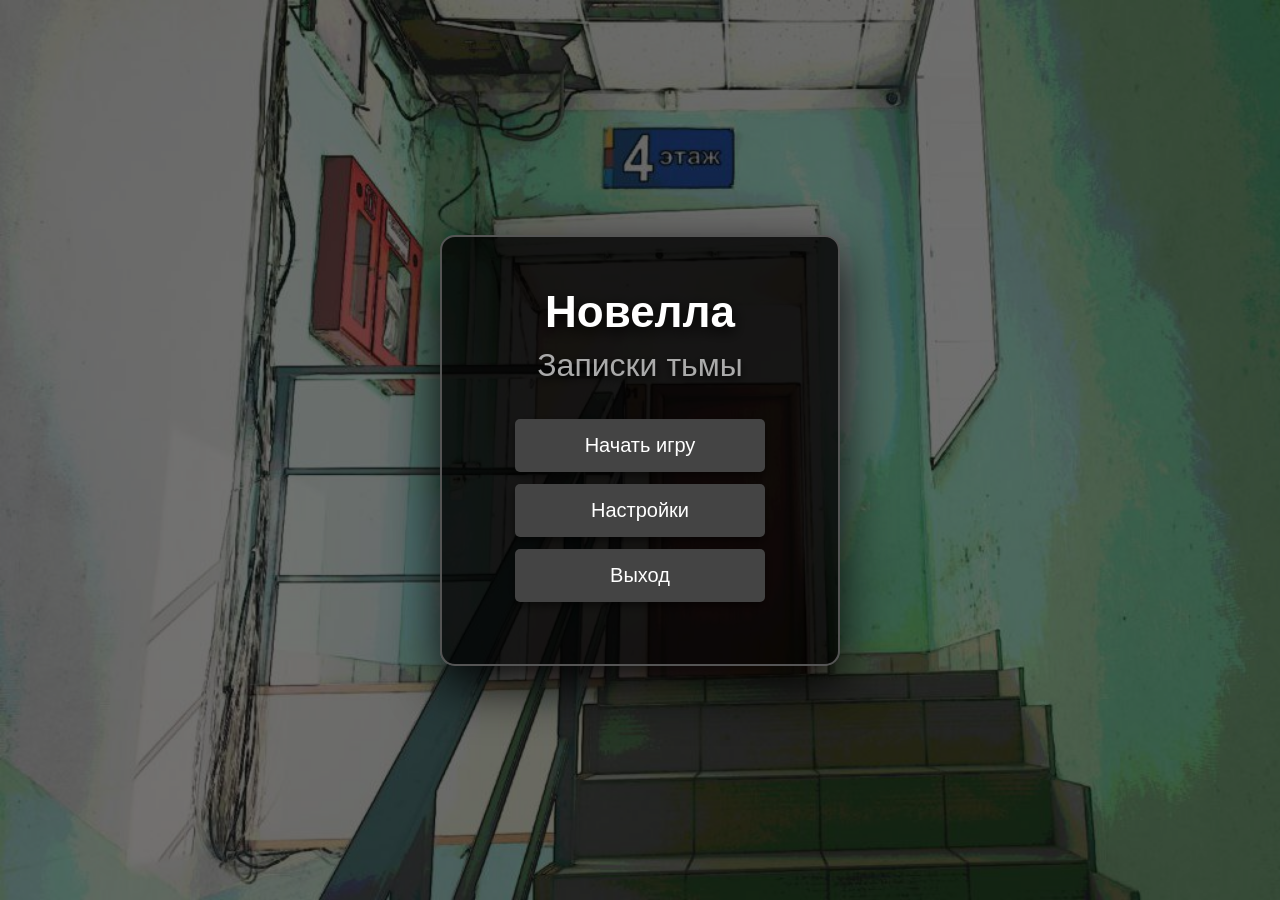
<file: index.html>
<!DOCTYPE html>
<html lang="ru">
<head>
    <meta charset="utf-8">
    <meta name="viewport" content="width=device-width, initial-scale=1">
    <title>Записки тьмы - Визуальная Хоррор-Новелла</title>
    <link rel="icon" type="image/png" href="Assets/Ono.png">
    <style>
        body, html {
            margin: 0;
            padding: 0;
            width: 100%;
            height: 100%;
            overflow: hidden;
            background: #000;
            font-family: Arial, sans-serif;
        }

        .bg-slider-container {
            position: fixed;
            top: 0;
            left: 0;
            width: 100vw;
            height: 100vh;
            z-index: 1;
            overflow: hidden;
            pointer-events: none;
            user-select: none;
        }

        .bg-track {
            display: flex;
            height: 100%;
            width: max-content;
            animation: scrollBackground 40s linear infinite; 
        }

        .bg-track img {
            height: 100vh;
            width: auto; 
            display: block;
        }

        @keyframes scrollBackground {
            0% { transform: translateX(0); }
            100% { transform: translateX(-50%); }
        }

        .bg-overlay {
            position: absolute;
            top: 0; left: 0; width: 100%; height: 100%;
            background: rgba(0, 0, 0, 0.55); 
            z-index: 2;
            pointer-events: none;
        }

        .menu-wrapper {
            position: absolute;
            top: 0; left: 0;
            width: 100%; height: 100%;
            display: flex;
            justify-content: center;
            align-items: center;
            z-index: 10;
        }

        .menu-container {
            text-align: center;
            background: rgba(0, 0, 0, 0.8); 
            padding: 50px;
            border-radius: 15px;
            border: 2px solid #555;
            box-sizing: border-box;
            width: 400px;
            box-shadow: 0 20px 50px rgba(0, 0, 0, 0.9);
        }

        h1 {
            font-size: 44px;
            margin: 0 0 10px 0;
            color: #fff;
            text-shadow: 0 5px 15px rgba(0, 0, 0, 1); 
        }
        .subtitle {
            font-size: 32px;
            margin-bottom: 35px;
            color: #aaa;
            text-shadow: 0 3px 10px rgba(0, 0, 0, 1);
        }
        .btn {
            display: block;
            width: 100%;
            max-width: 250px;
            padding: 15px;
            margin: 12px auto;
            background: #444;
            color: white;
            text-decoration: none;
            border-radius: 5px;
            font-size: 20px;
            transition: 0.3s;
            cursor: pointer;
            border: none;
            box-shadow: 0 4px 10px rgba(0, 0, 0, 0.5);
        }
        .btn:hover {
            background: #666;
            transform: scale(1.05);
            box-shadow: 0 6px 15px rgba(0, 0, 0, 0.7);
        }

        .modal {
            display: none; 
            position: fixed;
            top: 0; left: 0; width: 100%; height: 100%;
            background: rgba(0, 0, 0, 0.85);
            justify-content: center;
            align-items: center;
            z-index: 100;
        }
        .modal-content {
            background: #333;
            padding: 30px;
            border-radius: 10px;
            border: 2px solid #666;
            text-align: center;
            width: 300px;
        }
        .volume-slider {
            width: 100%;
            margin: 20px 0;
            cursor: pointer;
        }
    </style>
</head>
<body>

    <div class="bg-slider-container">
        <div class="bg-track">
            <img src="Assets/Lestnica.jpg" alt="Локация 1">
            <img src="Assets/koridor.jpg" alt="Локация 2">
            <img src="Assets/Fae.jpg" alt="Локация 3">

            <img src="Assets/Lestnica.jpg" alt="Локация 1 Дубликат">
            <img src="Assets/koridor.jpg" alt="Локация 2 Дубликат">
            <img src="Assets/Fae.jpg" alt="Локация 3 Дубликат">
        </div>
        <div class="bg-overlay"></div>
    </div>

    <div class="menu-wrapper">
        <div class="menu-container">
            <h1>Новелла</h1>
            <div class="subtitle">Записки тьмы</div>

            <button class="btn" onclick="startGame()" onmouseenter="playHoverSound()">Начать игру</button>
            <button class="btn" onclick="toggleSettings(true)" onmouseenter="playHoverSound()">Настройки</button>
            <button class="btn" onclick="exitGame()" onmouseenter="playHoverSound()">Выход</button>
        </div>
    </div>

    <div id="settingsModal" class="modal">
        <div class="modal-content">
            <h2>Настройки</h2>
            <label for="volume">Громкость звуков: <span id="volumeValue">50</span>%</label>
            <input type="range" id="volume" class="volume-slider" min="0" max="100" value="50" oninput="changeVolume(this.value)">
            <button class="btn" onclick="toggleSettings(false)" onmouseenter="playHoverSound()">Закрыть</button>
        </div>
    </div>

    <div id="nameModal" class="modal">
        <div class="modal-content">
            <h2>Скажи свое имя, дитя...</h2>
            <input type="text" id="playerNameInput" placeholder="Назовите своего искателя..." style="width: 80%; padding: 10px; font-size: 18px; text-align: center; margin-bottom: 20px; border-radius: 5px; border: 1px solid #555; background: #222; color: white;">
            <button class="btn" onclick="confirmName()">Подтвердить</button>
        </div>
    </div>

    <audio id="menu-music" loop>
        <source src="Assets/MenuMusic.mp3" type="audio/mpeg">
    </audio>

    <audio id="hover-sound">
        <source src="Assets/Voice.mp3" type="audio/mpeg">
    </audio>

    <script>
        window.addEventListener('DOMContentLoaded', () => {
            if (localStorage.getItem('gameWin') === 'true') {
                localStorage.removeItem('gameWin'); 
                alert("Поздравляем! Вы успешно прошли новеллу «Записки тьмы» и спаслись!");
            }

            if (localStorage.getItem('gameVolume') === null) {
                localStorage.setItem('gameVolume', '50');
            }

            const savedVolume = localStorage.getItem('gameVolume');
            applyVolume(savedVolume);

            document.body.addEventListener('click', () => {
                const music = document.getElementById('menu-music');
                if (music && music.paused) {
                    music.play().catch(e => console.log("Музыка ждет активности"));
                }
            }, { once: true });
        });

        function startGame() {
        // Вместо confirm теперь открываем красивое окошко ввода имени
        const modal = document.getElementById('nameModal');
        modal.style.display = 'flex';
        document.getElementById('playerNameInput').focus();
    }

    function confirmName() {
        const nameInput = document.getElementById('playerNameInput').value.trim();
        
        if (nameInput === "") {
            alert("Пожалуйста, введи своё имя. Во тьме нельзя оставаться безымянным...");
            return;
        }

        // Сохраняем имя и настройки громкости, очищая старый прогресс
        const currentVolume = localStorage.getItem('gameVolume') || 50;
        localStorage.clear();
        
        localStorage.setItem('playerName', nameInput); // Сохраняем имя!
        localStorage.setItem('gameVolume', currentVolume);
        localStorage.setItem('lastLocation', 'Лестница');
        localStorage.setItem('isNightState', 'false');
        
        // Переходим в саму игру
        window.location.href = 'Game.html';
    }

        function toggleSettings(show) {
            const modal = document.getElementById('settingsModal');
            modal.style.display = show ? 'flex' : 'none';
            
            if (show) {
                const savedVolume = localStorage.getItem('gameVolume') || 50;
                document.getElementById('volume').value = savedVolume;
                document.getElementById('volumeValue').innerText = savedVolume;
            }
        }

        function changeVolume(value) {
            document.getElementById('volumeValue').innerText = value;
            localStorage.setItem('gameVolume', value);
            applyVolume(value);
        }

        function applyVolume(volumeValue) {
            const volumeRatio = volumeValue / 100;
            const music = document.getElementById('menu-music');
            const hover = document.getElementById('hover-sound');
            
            if (music) music.volume = volumeRatio;
            if (hover) hover.volume = volumeRatio;
        }

        function playHoverSound() {
            const hover = document.getElementById('hover-sound');
            if (hover) {
                hover.currentTime = 0;
                hover.play().catch(e => {});
            }
        }

        function exitGame() {
            window.close();
            setTimeout(() => {
                document.body.innerHTML = '<div style="text-align:center; font-size:24px; color:#666; margin-top:40vh;">Игра завершена. Вы можете закрыть вкладку.</div>';
            }, 100);
        }
    </script> 

</body>
</html>
</file>
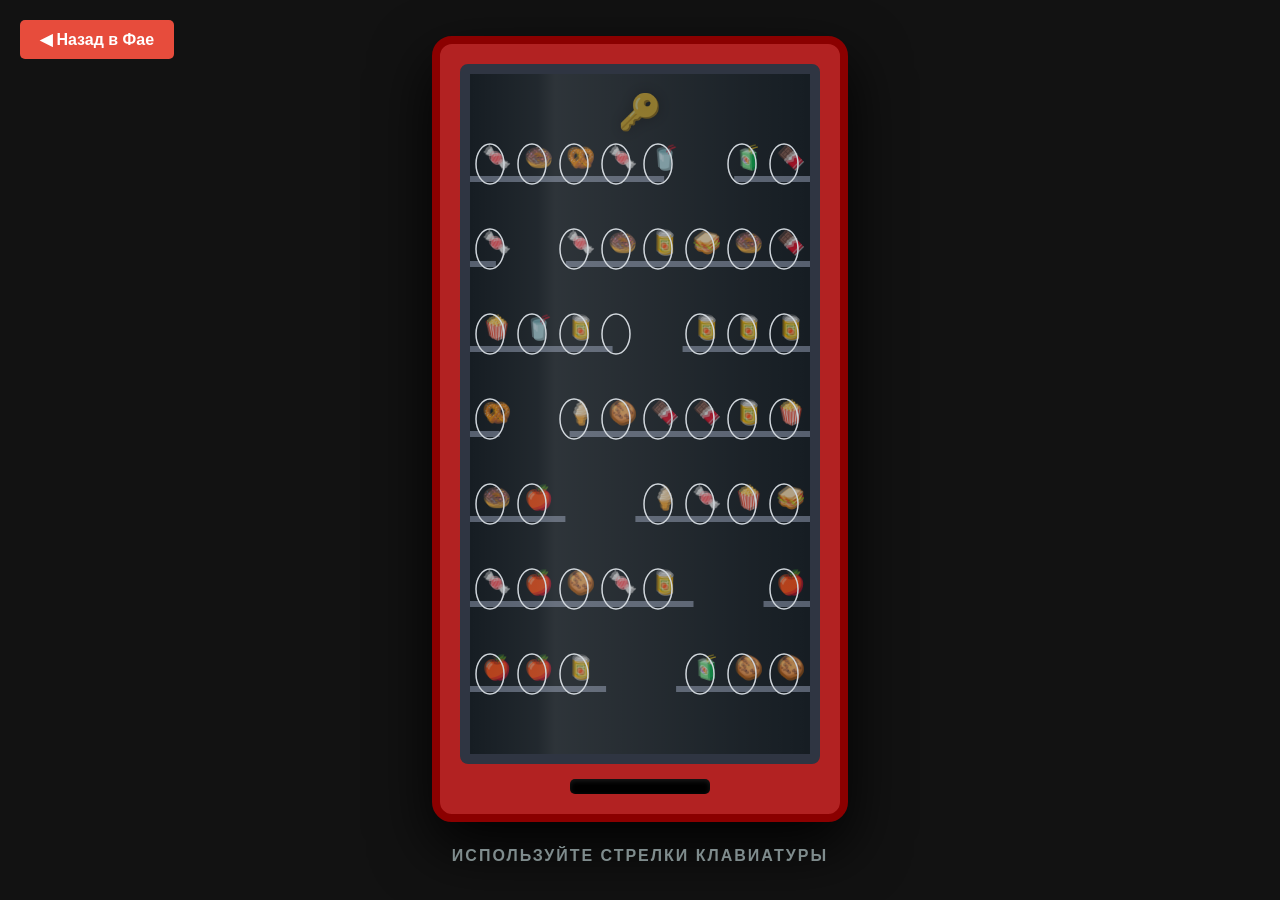
<file: AvtomatGame.html>
<!DOCTYPE html>
<html lang="ru">
<head>
    <meta charset="UTF-8">
    <title>Vending Machine - Full Stock</title>
    <style>
        body { 
            display: flex; flex-direction: column; justify-content: center; align-items: center; 
            height: 100vh; margin: 0; background: #121212; font-family: 'Segoe UI', sans-serif; 
            overflow: hidden;
        }
        
        .vending-machine {
            background: #b22222;
            padding: 20px;
            border-radius: 20px;
            border: 8px solid #8b0000;
            box-shadow: 0 25px 60px rgba(0,0,0,0.9);
        }

        canvas { 
            background: #1e272e; 
            border: 10px solid #2f3542; 
            border-radius: 8px;
            display: block;
        }

        .hint-text {
            margin-top: 25px;
            color: #7f8c8d;
            font-size: 16px;
            letter-spacing: 2px;
            font-weight: bold;
        }

        .output-slot {
            width: 140px; height: 15px;
            background: #000;
            margin: 15px auto 0;
            border-radius: 5px;
            box-shadow: inset 0 2px 5px rgba(255,255,255,0.1);
        }

        .back-button {
            position: absolute;
            top: 20px;
            left: 20px;
            padding: 10px 20px;
            background: #e74c3c;
            color: white;
            text-decoration: none;
            border-radius: 5px;
            font-size: 16px;
            font-weight: bold;
            cursor: pointer;
            border: none;
            z-index: 100;
            transition: background 0.2s;
        }
        .back-button:hover {
            background: #c0392b;
        }

        /* Контейнер для кнопок джойстика на телефоне */
        .mobile-controls {
        display: none; /* По умолчанию скрыты на ПК */
        flex-direction: column;
        align-items: center;
        gap: 10px;
        margin-top: 15px;
        }
        .mobile-row {
        display: flex;
        gap: 20px;
        }
        .mob-btn {
        width: 60px;
        height: 60px;
        background: #2f3542;
        border: 3px solid #ced4da;
        color: white;
        font-size: 24px;
        font-weight: bold;
        border-radius: 50%;
        display: flex;
        justify-content: center;
        align-items: center;
        user-select: none;
        -webkit-user-select: none;
        }
        .mob-btn:active {
        background: #e74c3c;
        transform: scale(0.9);
        }

        /* Если экран телефона маленький — показываем кнопки */
        @media (max-width: 768px) {
            .mobile-controls {
                display: flex;
            }
        }

    </style>
</head>
<body>
    <button class="back-button" onclick="goBack()">◀ Назад в Фае</button>
    <div class="vending-machine">
        <canvas id="vendingCanvas"></canvas>
        <div class="output-slot"></div>
    </div>
 <!-- Виртуальный джойстик для телефонов -->
    <div class="mobile-controls">
        <button class="mob-btn" ontouchstart="startMobileMove('ArrowUp')" ontouchend="stopMobileMove()">▲</button>
        <div class="mobile-row">
            <button class="mob-btn" ontouchstart="startMobileMove('ArrowLeft')" ontouchend="stopMobileMove()">◀</button>
            <button class="mob-btn" ontouchstart="startMobileMove('ArrowRight')" ontouchend="stopMobileMove()">▶</button>
        </div>
        <button class="mob-btn" ontouchstart="startMobileMove('ArrowDown')" ontouchend="stopMobileMove()">▼</button>
    </div>

    <div class="hint-text">ИСПОЛЬЗУЙТЕ СТРЕЛКИ КЛАВИАТУРЫ</div>

    <script>
        const canvas = document.getElementById('vendingCanvas');
const ctx = canvas.getContext('2d');
canvas.width = 340;
canvas.height = 680;

const productPool = ['🥤', '🍫', '🍿', '🍩', '🍪', '🧃', '🥨', '🍎', '🥪', '🍬', '🍦', '🥫'];

const shelves = [];
for (let i = 1; i <= 7; i++) {
    const shelfItems = [];
    for (let j = 0; j < 8; j++) {
        shelfItems.push(productPool[Math.floor(Math.random() * productPool.length)]);
    }

    shelves.push({
        y: i * 85 + 20,
        holeX: 60 + Math.random() * 220,
        items: shelfItems
    });
}

const key = { x: 170, y: 50, size: 35, speed: 10 };
const holeWidth = 70;
let isGameOver = false;

function draw() {
    if (isGameOver) return;

    ctx.clearRect(0, 0, canvas.width, canvas.height);
    ctx.fillStyle = '#161d23';
    ctx.fillRect(0, 0, canvas.width, canvas.height);

    shelves.forEach(shelf => {
        ctx.font = "22px serif";
        ctx.textAlign = 'center';
        
        shelf.items.forEach((emoji, index) => {
            let itemX = 25 + (index * 42);
            if (itemX < shelf.holeX - holeWidth/2 || itemX > shelf.holeX + holeWidth/2) {
                ctx.fillStyle = 'rgba(0,0,0,0.5)';
                ctx.fillText(emoji, itemX + 2, shelf.y - 13); 
                ctx.globalAlpha = 0.7;
                ctx.fillText(emoji, itemX, shelf.y - 15);
                ctx.globalAlpha = 1.0;
            }
        });

        ctx.strokeStyle = '#57606f';
        ctx.lineWidth = 6;
        ctx.beginPath();
        ctx.moveTo(0, shelf.y);
        ctx.lineTo(shelf.holeX - holeWidth/2, shelf.y);
        ctx.moveTo(shelf.holeX + holeWidth/2, shelf.y);
        ctx.lineTo(canvas.width, shelf.y);
        ctx.stroke();

        ctx.strokeStyle = '#ced4da';
        ctx.lineWidth = 1.5;
        for(let x = 20; x < canvas.width; x += 42) {
            if (x < shelf.holeX - 30 || x > shelf.holeX + 30) {
                ctx.beginPath();
                ctx.ellipse(x, shelf.y - 15, 14, 20, 0, 0, Math.PI * 2);
                ctx.stroke();
            }
        }
    });

    ctx.save();
    ctx.shadowBlur = 15;
    ctx.shadowColor = "rgba(0,0,0,0.8)";
    ctx.font = `${key.size}px serif`;
    ctx.fillText('🔑', key.x, key.y);
    ctx.restore();

    const glassGlow = ctx.createLinearGradient(0, 0, canvas.width, 0);
    glassGlow.addColorStop(0, 'rgba(255,255,255,0.0)');
    glassGlow.addColorStop(0.2, 'rgba(255,255,255,0.05)');
    glassGlow.addColorStop(0.25, 'rgba(255,255,255,0.1)');
    glassGlow.addColorStop(1, 'rgba(255,255,255,0.0)');
    ctx.fillStyle = glassGlow;
    ctx.fillRect(0, 0, canvas.width, canvas.height);

    if (key.y > shelves[shelves.length - 1].y + 20) {
        victory();
    }

    requestAnimationFrame(draw);
}

function victory() {
    isGameOver = true;
    localStorage.setItem('hasBasementKey', 'true');
    alert("Ключ получен! Теперь можно открыть дверь в подвал.");
    window.location.href = 'Game.html';
}

window.addEventListener('keydown', (e) => {
    if (isGameOver) return;

    if(e.key === 'ArrowLeft') key.x -= key.speed;
    if(e.key === 'ArrowRight') key.x += key.speed;
    if(e.key === 'ArrowUp') key.y -= key.speed;
    if(e.key === 'ArrowDown') key.y += key.speed;

    key.x = Math.max(25, Math.min(canvas.width - 25, key.x));
    key.y = Math.max(25, Math.min(canvas.height - 25, key.y));

    shelves.forEach(shelf => {
        const keyBottom = key.y + 12;
        if (Math.abs(keyBottom - shelf.y) < 10) {
            if (key.x < shelf.holeX - holeWidth/2 || key.x > shelf.holeX + holeWidth/2) {
                key.y = shelf.y - 25;
            }
        }
    });
});

draw();

function goBack() {
    window.location.href = "Game.html";
}

let mobileInterval = null;

function startMobileMove(direction) {
    if (isGameOver) return;
    // Очищаем старый интервал на всякий случай
    clearInterval(mobileInterval);
    
    // Запускаем постоянное движение, пока палец на кнопке
    mobileInterval = setInterval(() => {
        if(direction === 'ArrowLeft') key.x -= key.speed;
        if(direction === 'ArrowRight') key.x += key.speed;
        if(direction === 'ArrowUp') key.y -= key.speed;
        if(direction === 'ArrowDown') key.y += key.speed;

        key.x = Math.max(25, Math.min(canvas.width - 25, key.x));
        key.y = Math.max(25, Math.min(canvas.height - 25, key.y));
        
        // Принудительно запускаем музыку автомата, если она еще не играет
        const audio = document.getElementById('bg-music');
        if (audio && audio.paused) audio.play().catch(() => {});
    }, 30); // Частота обновления движения
}

function stopMobileMove() {
    clearInterval(mobileInterval);
}
// 📱 СОВРЕМЕННОЕ СЕНСОРНОЕ УПРАВЛЕНИЕ ДЛЯ ТЕЛЕФОНОВ (БЕЗ КНОПОК)
let isTouchMoving = false;

canvas.addEventListener('touchstart', (e) => {
    if (isGameOver) return;
    isTouchMoving = true;

    // Включаем музыку при первом же прикосновении к автомату на телефоне
    const audio = document.getElementById('bg-music');
    if (audio && audio.paused) {
        audio.play().catch(() => {});
    }

    moveKeyWithTouch(e);
}, { passive: false });

canvas.addEventListener('touchmove', (e) => {
    if (!isTouchMoving || isGameOver) return;
    e.preventDefault(); // Блокируем случайную прокрутку самой страницы пальцем
    moveKeyWithTouch(e);
}, { passive: false });

canvas.addEventListener('touchend', () => {
    isTouchMoving = false;
});

// Логика пересчета координат пальца в координаты ключа
function moveKeyWithTouch(e) {
    const rect = canvas.getBoundingClientRect();
    // Берем координаты точки касания пальца относительно Canvas
    const touchX = e.touches[0].clientX - rect.left;
    const touchY = e.touches[0].clientY - rect.top;

    // Плавно перемещаем ключ в точку касания пальца
    key.x = touchX;
    key.y = touchY;

    // Удерживаем ключ внутри границ экрана автомата
    key.x = Math.max(25, Math.min(canvas.width - 25, key.x));
    key.y = Math.max(25, Math.min(canvas.height - 25, key.y));

}

    </script>
</body>
</html>
</file>
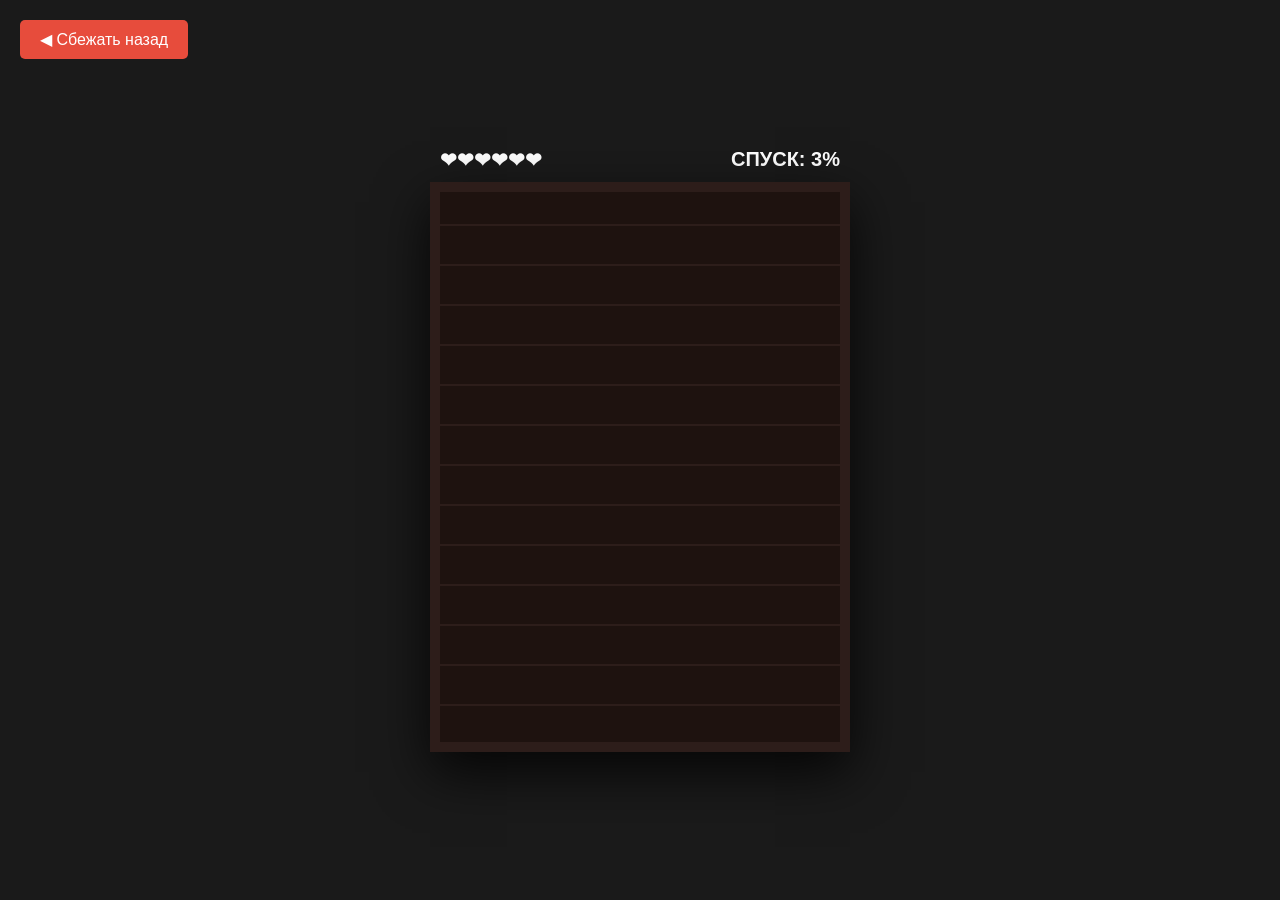
<file: Box.html>
<!DOCTYPE html>
<html lang="ru">
<head>
    <meta charset="utf-8">
    <title>Провал во тьму</title>
    <style>
        body {
            background: #1a1a1a;
            display: flex;
            flex-direction: column;
            justify-content: center;
            align-items: center;
            height: 100vh;
            margin: 0;
            overflow: hidden;
            font-family: sans-serif;
            color: white;
            user-select: none;
        }

        .back-button {
            position: absolute;
            top: 20px;
            left: 20px;
            padding: 10px 20px;
            background: #e74c3c;
            color: white;
            text-decoration: none;
            border-radius: 5px;
            z-index: 100;
            cursor: pointer;
            border: none;
            font-size: 16px;
        }
        .back-button:hover { background: #c0392b; }

        #game-ui {
            width: 400px;
            display: flex;
            justify-content: space-between;
            margin-bottom: 10px;
            font-size: 20px;
            font-weight: bold;
        }

        #box-container {
            width: 400px;
            height: 550px;
            background: #3e2723;
            border: 10px solid #2d1d1a;
            position: relative;
            box-shadow: 0 20px 50px rgba(0,0,0,0.8);
        }

        canvas {
            background: #1e120f;
            display: block;
            cursor: crosshair;
        }

        /* Экран победы (вывод кода) */
        #win-screen {
            display: none;
            position: absolute;
            top: 0; left: 0; width: 100%; height: 100%;
            background: rgba(0,0,0,0.9);
            flex-direction: column;
            justify-content: center;
            align-items: center;
            z-index: 10;
        }
        .code-paper {
            background: white;
            color: black;
            padding: 15px 30px;
            font-size: 32px;
            font-weight: bold;
            transform: rotate(-3deg);
            box-shadow: 0 0 20px gold;
            margin-bottom: 30px;
            cursor: pointer;
        }
    </style>
</head>
<body>

    <button class="back-button" onclick="goBack()">◀ Сбежать назад</button>

    <div id="game-ui">
        <div id="hearts-display">❤❤❤❤❤❤</div>
        <div id="depth-display">СПУСК: 0%</div>
    </div>

    <div id="box-container">
        <canvas id="boxCanvas"></canvas>
        
        <!-- Экран победы, открывающийся в конце -->
        <div id="win-screen">
            <h2 style="color: gold; text-align:center; padding: 0 20px;">Вы достигли дна ящика! Нажмите на записку:</h2>
            <div class="code-paper" onclick="findcode()">Ну точно настоящий код: 2453</div>
        </div>
    </div>

    <!-- Музыкальное сопровождение -->
    <audio id="bg-music" loop>
        <source src="Assets/Voice.mp3" type="audio/mpeg">
    </audio>

    <script>
        const canvas = document.getElementById('boxCanvas');
        const ctx = canvas.getContext('2d');
        canvas.width = 400;
        canvas.height = 550;

        let lives = 6;
        let depth = 0; // Спуск от 0 до 100
        let isGameOver = false;
        let skulls = [];
        let spawnTimer = 0;

        // Настройка звука из главного меню
        const savedVolume = localStorage.getItem('gameVolume') || 50;
        window.addEventListener('DOMContentLoaded', () => {
            const audio = document.getElementById('bg-music');
            if (audio) {
                audio.volume = savedVolume / 100;
                // Активация музыки при первом клике/таче
                const startMusic = () => { if (audio.paused && !isGameOver) audio.play().catch(() => {}); };
                document.body.addEventListener('mousedown', startMusic, { once: true });
                document.body.addEventListener('touchstart', startMusic, { once: true });
            }
        });

        // Класс летящего черепа
        class Skull {
            constructor() {
                this.size = 40;
                this.x = Math.random() * (canvas.width - this.size) + this.size/2;
                this.y = -this.size;
                this.speed = 0.5 + Math.random() * 0.3 // Случайная скорость падения
            }
            update() {
                this.y += this.speed;
            }
            draw() {
                ctx.font = `${this.size}px serif`;
                ctx.textAlign = "center";
                ctx.textBaseline = "middle";
                ctx.fillText("💀", this.x, this.y);
            }
        }

        function updateGame() {
            if (isGameOver) return;

            ctx.clearRect(0, 0, canvas.width, canvas.height);

            // 1. Движение дна ящика (визуализируем линией погружения)
            depth += 0.05; // Скорость спуска
            if (depth >= 100) {
                depth = 100;
                victory();
                return;
            }
            document.getElementById('depth-display').innerText = `СПУСК: ${Math.floor(depth)}%`;

            // Рисуем ползущую вверх текстуру стен ящика (простые полосы для эффекта движения вниз)
            ctx.strokeStyle = '#2d1d1a';
            ctx.lineWidth = 2;
            let offset = (parseInt(depth * 10)) % 40;
            for (let y = offset; y < canvas.height; y += 40) {
                ctx.beginPath();
                ctx.moveTo(0, y);
                ctx.lineTo(canvas.width, y);
                ctx.stroke();
            }

            // 2. Спавн черепов
            spawnTimer++;
            if (spawnTimer > 45) { // Частота появления
                skulls.push(new Skull());
                spawnTimer = 0;
            }

            // 3. Обработка черепов
            for (let i = skulls.length - 1; i >= 0; i--) {
                skulls[i].update();
                skulls[i].draw();

                // Если череп упал на дно экрана
                if (skulls[i].y > canvas.height + 20) {
                    skulls.splice(i, 1);
                    hitPlayer();
                }
            }

            requestAnimationFrame(updateGame);
        }

        // Игрок пропустил череп
        function hitPlayer() {
            lives--;
            let hearts = "";
            for(let i=0; i<lives; i++) hearts += "❤️";
            document.getElementById('hearts-display').innerText = hearts || "💀";

            if (lives <= 0) {
                isGameOver = true;
                alert("Ты слышишь их ? Как их белые челюсти щелкают в ночи...");
                window.location.href = "Game.html";
            }
        }

        // Проверка попадания клика/тапа по черепу
        function checkHit(inputX, inputY) {
            if (isGameOver) return;
            
            for (let i = skulls.length - 1; i >= 0; i--) {
                let s = skulls[i];
                // Вычисляем расстояние между кликом и центром черепа
                let dist = Math.sqrt((inputX - s.x)**2 + (inputY - s.y)**2);
                
                if (dist < s.size * 0.8) { // Если попали в радиус черепа
                    skulls.splice(i, 1); // Уничтожаем череп
                    break; // За один клик уничтожаем только один череп
                }
            }
        }

        // --- ОБРАБОТКА НАЖАТИЙ (ПК) ---
        canvas.addEventListener('mousedown', (e) => {
            const rect = canvas.getBoundingClientRect();
            const clickX = e.clientX - rect.left;
            const clickY = e.clientY - rect.top;
            checkHit(clickX, clickY);
        });

        // --- ОБРАБОТКА ТАПОВ (ТЕЛЕФОНЫ) ---
        canvas.addEventListener('touchstart', (e) => {
            const rect = canvas.getBoundingClientRect();
            // Получаем координаты первого пальца touches[0]
            const touchX = e.touches[0].clientX - rect.left;
            const touchY = e.touches[0].clientY - rect.top;
            checkHit(touchX, touchY);
        }, { passive: true });


        function victory() {
            isGameOver = true;
            document.getElementById('win-screen').style.display = 'flex';
        }

        function findcode() {
            localStorage.setItem('foundSecretCode', '2453');
            alert("Вы запомнили код: 2453");
            window.location.href = 'Game.html';
        }

        function goBack() {
            window.location.href = "Game.html";
        }

        // Старт игры
        updateGame();
    </script>
</body>
</html>
</file>
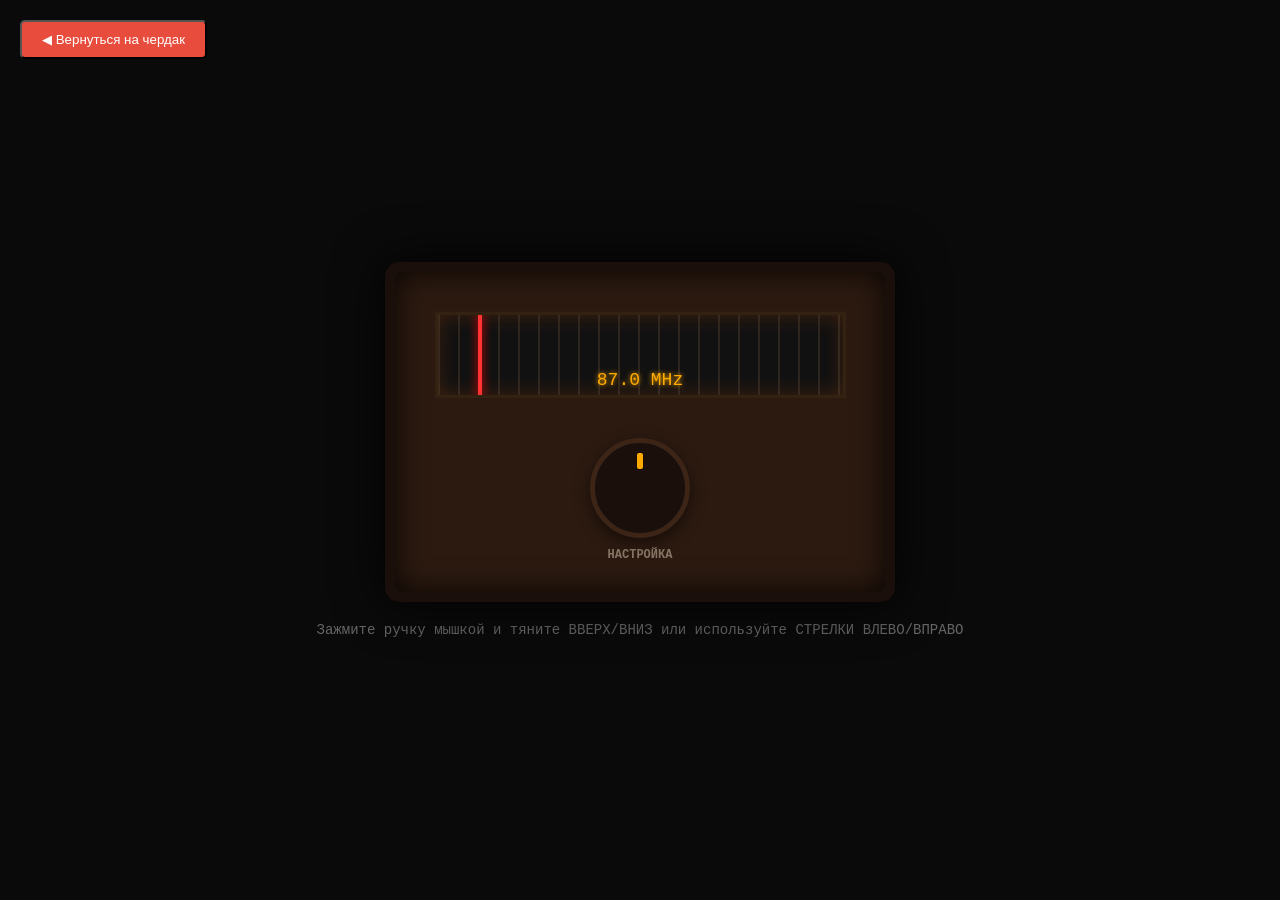
<file: CherdakGame.html>
<!DOCTYPE html>
<html lang="ru">
<head>
    <meta charset="UTF-8">
    <title>Старое Радио</title>
    <style>
        body {
            background: #0a0a0a;
            color: #fff;
            font-family: 'Courier New', monospace;
            display: flex;
            flex-direction: column;
            justify-content: center;
            align-items: center;
            height: 100vh;
            margin: 0;
            overflow: hidden;
            user-select: none;
        }

        .back-button {
            position: absolute;
            top: 20px;
            left: 20px;
            padding: 10px 20px;
            background: #e74c3c;
            color: white;
            text-decoration: none;
            border-radius: 5px;
            cursor: pointer;
            z-index: 100;
        }

        .radio-body {
            width: 450px;
            height: 280px;
            background: #2c1a10;
            border: 10px solid #1a0f0a;
            border-radius: 15px;
            box-shadow: 0 0 50px rgba(0,0,0,0.9), inset 0 0 30px rgba(0,0,0,0.8);
            position: relative;
            display: flex;
            flex-direction: column;
            align-items: center;
            padding: 20px;
        }

        /* Светящаяся шкала частот */
        .scale {
            width: 90%;
            height: 80px;
            background: #111;
            border: 3px solid #332211;
            box-shadow: inset 0 0 20px rgba(255, 100, 0, 0.2);
            position: relative;
            margin-top: 20px;
            overflow: hidden;
        }

        /* Красная стрелка настройки */
        .pointer {
            position: absolute;
            top: 0;
            width: 4px;
            height: 100%;
            background: #ff3333;
            box-shadow: 0 0 10px #ff0000;
            transition: left 0.1s linear;
        }

        /* Деления шкалы */
        .ticks {
            width: 100%;
            height: 100%;
            background: repeating-linear-gradient(90deg, #554433, #554433 2px, transparent 2px, transparent 20px);
            opacity: 0.4;
        }

        .frequency-display {
            position: absolute;
            bottom: 5px;
            width: 100%;
            text-align: center;
            color: #ffaa00;
            font-size: 18px;
            text-shadow: 0 0 5px #ffaa00;
        }

        /* Круглая ручка настройки */
        .knob-container {
            margin-top: 40px;
            display: flex;
            flex-direction: column;
            align-items: center;
            gap: 5px;
        }

        .knob {
            width: 90px;
            height: 90px;
            background: #1a0f0a;
            border: 5px solid #3c2417;
            border-radius: 50%;
            cursor: grab;
            position: relative;
            box-shadow: 0 5px 15px rgba(0,0,0,0.5);
        }
        .knob:active { cursor: grabbing; }

        /* Риска на ручке, показывающая поворот */
        .knob-dot {
            position: absolute;
            top: 10px;
            left: 50%;
            width: 6px;
            height: 16px;
            background: #ffaa00;
            transform: translateX(-50%);
            border-radius: 2px;
        }

        .hint {
            margin-top: 20px;
            color: #666;
            font-size: 14px;
            text-align: center;
        }
    </style>
</head>
<body>

    <button class="back-button" onclick="goBack()">◀ Вернуться на чердак</button>

    <div class="radio-body">
        <div class="scale">
            <div class="ticks"></div>
            <div class="pointer" id="radio-pointer" style="left: 10%;"></div>
            <div class="frequency-display"><span id="freq-val">87.0</span> MHz</div>
        </div>

        <div class="knob-container">
            <div class="knob" id="radio-knob">
                <div class="knob-dot"></div>
            </div>
            <div style="color: #887766; font-size: 12px; font-weight: bold; margin-top:5px;">НАСТРОЙКА</div>
        </div>
    </div>

    <div class="hint">Зажмите ручку мышкой и тяните ВВЕРХ/ВНИЗ или используйте СТРЕЛКИ ВЛЕВО/ВПРАВО</div>

    <audio id="sound-static" loop>
        <source src="Assets/RadioStatic.mp3" type="audio/mpeg">
    </audio>
    <audio id="sound-voice" loop>
        <source src="Assets/RadioVoice.mp3" type="audio/mpeg">
    </audio>

    <script>
        let currentFreq = 87.0;
        const MIN_FREQ = 87.0;
        const MAX_FREQ = 108.0;
        const TARGET_FREQ = 94.5; 
        
        let isDragging = false;
        let startY = 0;

        // Подгружаем настройки звука
        const savedVolume = localStorage.getItem('gameVolume') || 50;
        const volumeRatio = savedVolume / 100;

        window.addEventListener('DOMContentLoaded', () => {
            const staticAudio = document.getElementById('sound-static');
            const voiceAudio = document.getElementById('sound-voice');

            if (staticAudio) staticAudio.volume = volumeRatio;
            if (voiceAudio) voiceAudio.volume = 0; 

            document.body.addEventListener('click', () => {
                if (staticAudio && staticAudio.paused) staticAudio.play().catch(() => {});
                if (voiceAudio && voiceAudio.paused) voiceAudio.play().catch(() => {});
                updateRadioAudio();
            }, { once: true });
        });

        function updateRadioAudio() {
            const staticAudio = document.getElementById('sound-static');
            const voiceAudio = document.getElementById('sound-voice');
            
            if (!staticAudio || !voiceAudio) return;

            const distance = Math.abs(currentFreq - TARGET_FREQ);

            if (distance < 0.2) {
                staticAudio.volume = 0;
                voiceAudio.volume = volumeRatio;
                
                localStorage.setItem('foundSecretCode', '7777'); 
                
                setTimeout(() => {
                    alert("Сквозь радиоволны пробивается жуткий голос: «СЕМЬ... СЕМЬ... СЕМЬ... СЕМЬ...»\nВы запомнили истинный код двери!");
                    window.location.href = "Game.html";
                }, 2500);

            } else if (distance < 2.0) {
                const closeness = (2.0 - distance) / 2.0; 
                voiceAudio.volume = closeness * volumeRatio;
                staticAudio.volume = (1.0 - (closeness * 0.7)) * volumeRatio;
            } else {
                voiceAudio.volume = 0;
                staticAudio.volume = volumeRatio;
            }
        }


        function updateInterface() {
            const percent = ((currentFreq - MIN_FREQ) / (MAX_FREQ - MIN_FREQ)) * 100;
            document.getElementById('radio-pointer').style.left = Math.max(2, Math.min(96, percent)) + '%';
            document.getElementById('freq-val').innerText = currentFreq.toFixed(1);

            const rotation = ((currentFreq - MIN_FREQ) * 15); 
            document.getElementById('radio-knob').style.transform = `rotate(${rotation}deg)`;

            updateRadioAudio();
        }

        window.addEventListener('keydown', (e) => {
            const staticAudio = document.getElementById('sound-static');
            const voiceAudio = document.getElementById('sound-voice');
            if (staticAudio && staticAudio.paused) staticAudio.play().catch(() => {});
            if (voiceAudio && voiceAudio.paused) voiceAudio.play().catch(() => {});

            if (e.key === 'ArrowRight' || e.key === 'ArrowUp') {
                currentFreq += 0.1;
            } else if (e.key === 'ArrowLeft' || e.key === 'ArrowDown') {
                currentFreq -= 0.1;
            }
            
            currentFreq = Math.max(MIN_FREQ, Math.min(MAX_FREQ, currentFreq));
            updateInterface();
        });

        const knob = document.getElementById('radio-knob');
        knob.addEventListener('mousedown', (e) => {
            isDragging = true;
            startY = e.clientY;
        });

        document.addEventListener('mousemove', (e) => {
            if (!isDragging) return;
            
            const deltaY = startY - e.clientY; 
            startY = e.clientY;

            currentFreq += deltaY * 0.05; 
            currentFreq = Math.max(MIN_FREQ, Math.min(MAX_FREQ, currentFreq));
            updateInterface();
        });

        document.addEventListener('mouseup', () => { isDragging = false; });

        // 📱 Добавляем поддержку тач-событий для мобильных телефонов
        knob.addEventListener('touchstart', (e) => {
            isDragging = true;
            // У телефонов координаты берутся из первого касания (touches[0])
            startY = e.touches[0].clientY; 
        });

        document.addEventListener('touchmove', (e) => {
            if (!isDragging) return;
            
            // Принудительно запускаем шумы радио, если они не включились сами
            const staticAudio = document.getElementById('sound-static');
            const voiceAudio = document.getElementById('sound-voice');
            if (staticAudio && staticAudio.paused) staticAudio.play().catch(() => {});
            if (voiceAudio && voiceAudio.paused) voiceAudio.play().catch(() => {});

            const currentY = e.touches[0].clientY;
            const deltaY = startY - currentY; // Тянем вверх — частота растет
            startY = currentY;

            currentFreq += deltaY * 0.04; // Немного снизили чувствительность для пальца
            currentFreq = Math.max(MIN_FREQ, Math.min(MAX_FREQ, currentFreq));
            updateInterface();
        }, { passive: true }); // passive ускоряет работу тача в мобильных браузерах

        document.addEventListener('touchend', () => { isDragging = false; });

        function goBack() {
            window.location.href = "Game.html";
        }
    </script>
</body>
</html>
</file>
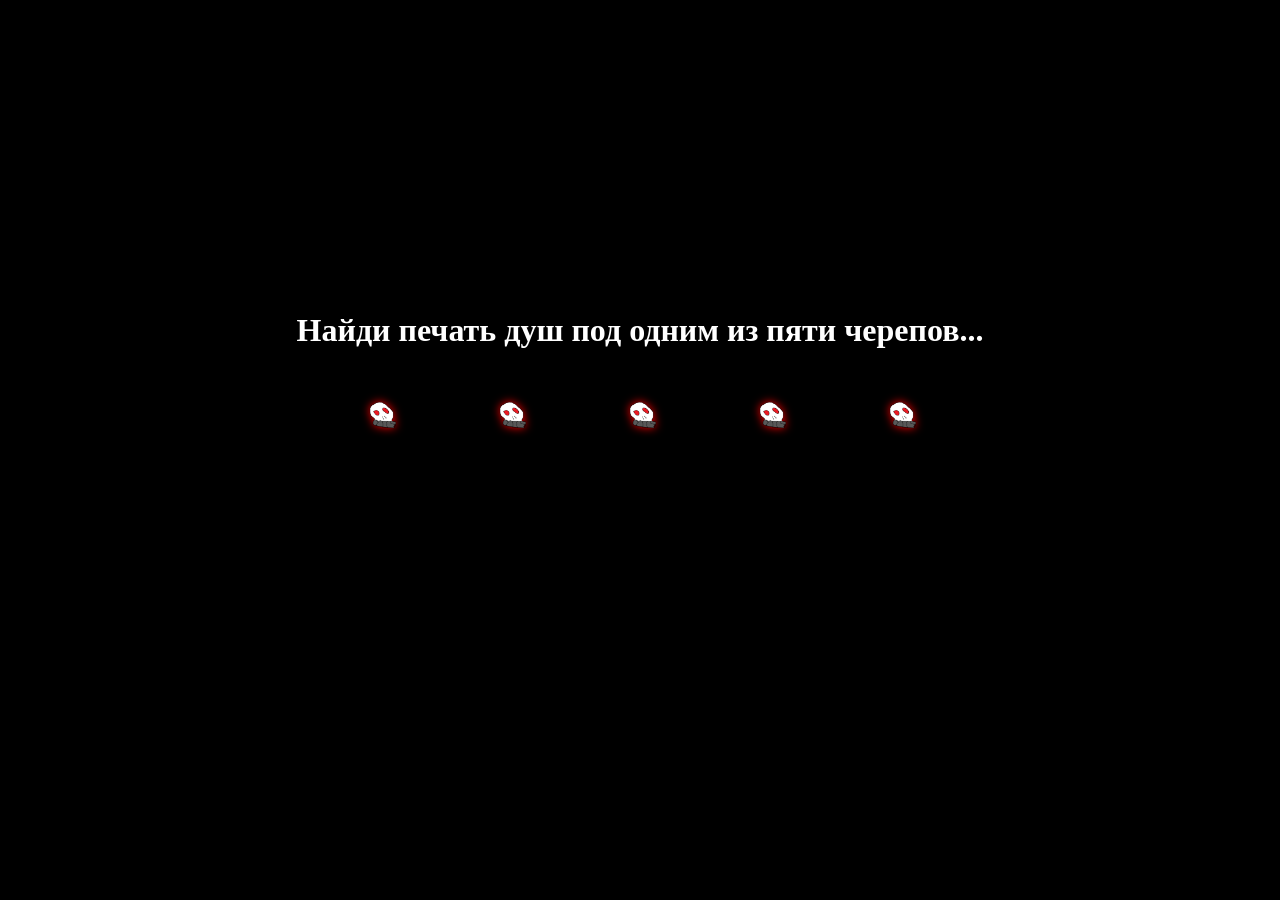
<file: GameGG.html>
<!DOCTYPE html>
<html lang="ru">
<head>
	<meta charset="utf-8">
	<title>Зал душ</title>
	<style>
		body {
			background: #000;
			color: #fff;
			display: flex;
			flex-direction: column;
			align-items: center;
			justify-content: center;
			height: 100vh;
			margin: 0;
			font-family: serif;
			overflow: hidden;
		}

		.container { text-align: center; }
		
		.skulls { 
			display: flex; 
			gap: 30px; 
			margin-top: 50px; 
			justify-content: center;
			position: relative;
			min-height: 140px;
		}
		
		.skull {
			width: 100px;
			height: 100px;
			cursor: pointer;
			position: relative;
			transition: transform 0.4s ease, opacity 0.4s ease, filter 0.4s ease;
		}
		
		.skull img { 
			width: 100%; 
			filter: drop-shadow(0 0 5px red); 
			user-select: none;
			pointer-events: none;
		}
		
		.message { 
			margin-top: 30px; 
			font-size: 24px; 
			min-height: 40px; 
			font-weight: bold;
		}

		/* Стили скримера */
		#screamer-overlay {
			display: none;
			position: fixed;
			top: 0;
			left: 0;
			width: 100vw;
			height: 100vh;
			background: #000;
			z-index: 9999;
			justify-content: center;
			align-items: center;
		}

		#screamer-overlay img {
			width: 100%;
			height: 100%;
			object-fit: cover;
			animation: shake 0.1s infinite;
		}

		@keyframes shake {
			0% { transform: translate(5px, 5px) scale(1.05); }
			25% { transform: translate(-5px, -5px) scale(1.0); }
			50% { transform: translate(-5px, 5px) scale(1.05); }
			75% { transform: translate(5px, -5px) scale(1.0); }
			100% { transform: translate(5px, 5px) scale(1.05); }
		}
	</style>
</head>
<body>
	<div class="container">
		<h1 id="title">Найди печать душ под одним из пяти черепов...</h1>
		<div class="skulls" id="skulls-container">
			<div class="skull" onclick="check(0)"><img src="Assets/skull.png" alt="Череп"></div>
			<div class="skull" onclick="check(1)"><img src="Assets/skull.png" alt="Череп"></div>
			<div class="skull" onclick="check(2)"><img src="Assets/skull.png" alt="Череп"></div>
			<div class="skull" onclick="check(3)"><img src="Assets/skull.png" alt="Череп"></div>
			<div class="skull" onclick="check(4)"><img src="Assets/skull.png" alt="Череп"></div>
		</div>
		<div class="message" id="msg"></div>
	</div>

	<!-- Окно скримера -->
	<div id="screamer-overlay">
		<img id="screamer-img" src="Assets/Ono.png" alt="СКРИМЕР">
		<audio id="screamer-sound">
			<source src="Assets/Scream.mp3" type="audio/mpeg">
		</audio>
	</div>

	<script>
		let winningIndex = Math.floor(Math.random() * 5);
		let canClick = true;

		// Считываем количество ошибок из localStorage
		let failCount = parseInt(localStorage.getItem('skullFails') || '0');

		function check(index) {
			if (!canClick) return;

			const msg = document.getElementById('msg');
			const skulls = document.querySelectorAll('.skull');
			const selectedSkull = skulls[index];

			canClick = false;
			selectedSkull.style.transform = "translateY(-25px)";

			if (index === winningIndex) {
				// ПОБЕДА
				msg.innerText = "Ты нашел печать! Теперь она твоя!...";
				msg.style.color = "gold";
				selectedSkull.querySelector('img').style.filter = "drop-shadow(0 0 15px gold)";

				localStorage.setItem('gamedaedKey', 'true');
				localStorage.removeItem('skullFails');

				setTimeout(() => {
					window.location.href = "Game.html";
				}, 2000);
			} else {
				// НЕ УГАДАЛ
				failCount++;
				localStorage.setItem('skullFails', failCount);

				if (failCount >= 3) {
					triggerScreamer();
				} else {
					// Обычный промах
					msg.innerText = `Здесь пусто! Ошибок: ${failCount} из 3.`;
					msg.style.color = "red";
					selectedSkull.style.opacity = "0.3";

					setTimeout(() => {
						msg.innerText = "Они меняются местами!";
						msg.style.color = "#fff";
						shuffleSkulls();
					}, 1200);
				}
			}
		}

		function triggerScreamer() {
			const overlay = document.getElementById('screamer-overlay');
			const sound = document.getElementById('screamer-sound');
			
			localStorage.removeItem('skullFails');

			overlay.style.display = 'flex';
			sound.play().catch(e => console.log("Автоплей звука заблокирован браузером"));

			setTimeout(() => {
				window.location.href = "Game.html";
			}, 1500);
		}

		function shuffleSkulls() {
			const skulls = document.querySelectorAll('.skull');
			const msg = document.getElementById('msg');

			// Анимация перемешивания
			skulls.forEach(skull => {
				const randomOffset = Math.random() * 80 - 40;
				const randomJump = Math.random() * -40 - 20;
				
				skull.style.transform = `translate(${randomOffset}px, ${randomJump}px)`;
				skull.querySelector('img').style.filter = "drop-shadow(0 0 15px red)";
			});

			// Возврат на места и сброс состояния
			setTimeout(() => {
				skulls.forEach(skull => {
					skull.style.transform = "translate(0, 0)";
					skull.style.opacity = "1";
					skull.querySelector('img').style.filter = "drop-shadow(0 0 5px red)";
				});

				winningIndex = Math.floor(Math.random() * 5);
				msg.innerText = "";
				canClick = true;
			}, 1000);
		}
	</script>
</body>
</html>
</file>
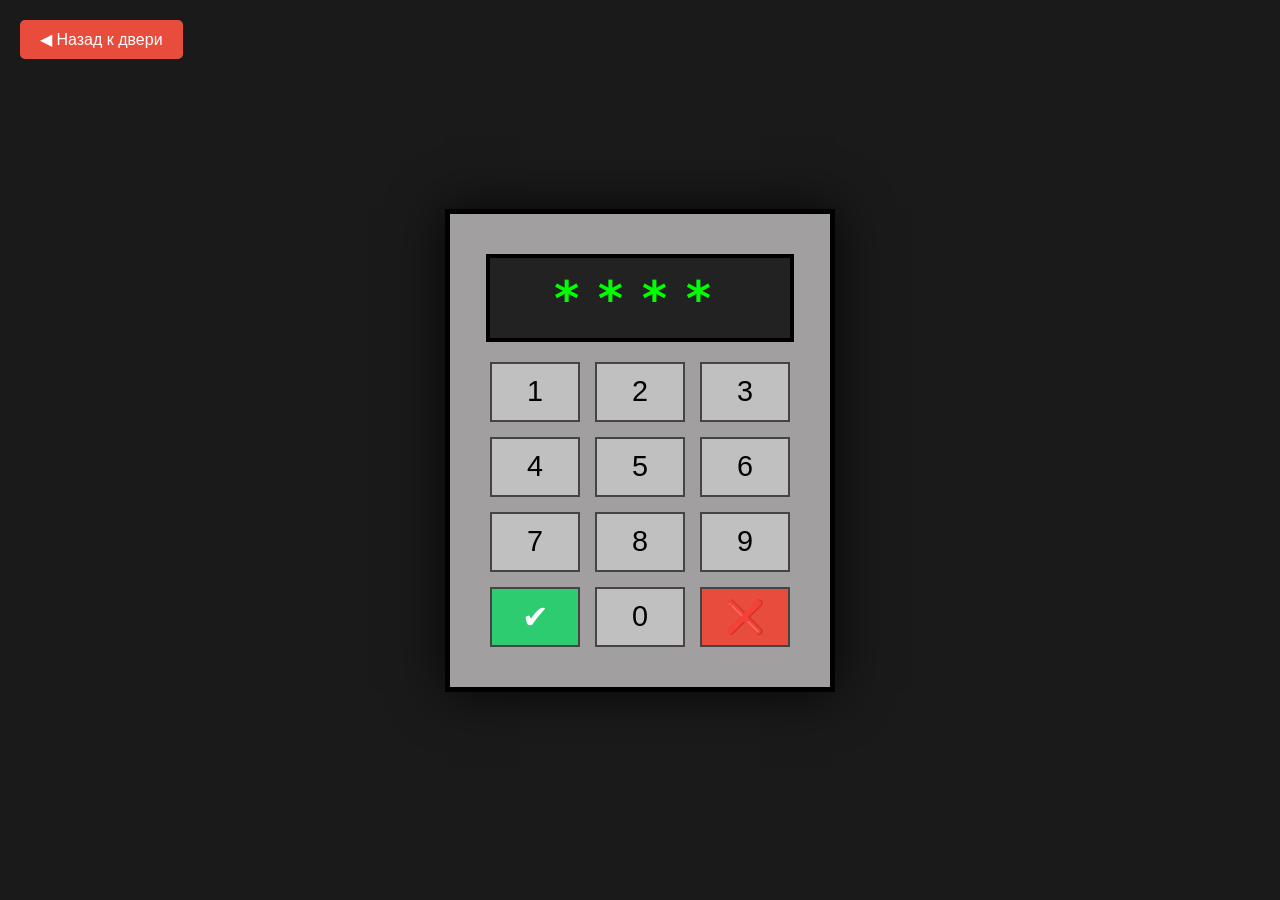
<file: Look.html>
<!DOCTYPE html>
<html>
<head>
	<meta charset="utf-8">
	<title>Кодовый замок</title>
	<style>
		body {
			background-color: #1a1a1a;
			display: flex;
			justify-content: center;
			align-items: center;
			height: 100vh;
			margin: 0;
			font-family: Arial, sans-serif;
			position: relative;
			overflow: hidden;
            user-select: none;
		}

		.back-button {
			position: absolute;
			top: 20px;
			left: 20px;
			padding: 10px 20px;
			background: #e74c3c;
			color: white;
			text-decoration: none;
			border-radius: 5px;
			z-index: 100;
			transition: 0.2s;
			cursor: pointer;
			border: none;
			font-size: 16px;
		}
		.back-button:hover {
			background: #c0392b;
		}

		.keypad {
			background-color: #a19f9f;
			border: 5px solid #000;
			padding: 40px;
			width: 300px;
			display: flex;
			flex-direction: column;
			align-items: center;
			box-shadow: 0 0 50px rgba(0, 0, 0, 0.8);
		}

		.display {
			background-color: #222;
			border: 4px solid #000;
			width: 100%;
			height: 80px;
			margin-bottom: 20px;
			display: flex;
			justify-content: center;
			align-items: center;
			font-size: 3rem;
			letter-spacing: 15px;
			font-weight: bold;
			color: #0f0;
			font-family: monospace;
		}

		.grid {
			display: grid;
			grid-template-columns: repeat(3, 1fr);
			gap: 15px;
			width: 100%;
		}

		.btn {
			height: 60px;
			background-color: #c0c0c0;
			border: 2px solid #444;
			font-size: 1.8rem;
			cursor: pointer;
			display: flex;
			justify-content: center;
			align-items: center;
			transition: transform 0.1s;
		}

		.btn:active {
			transform: scale(0.9);
			background-color: #999;
		}

		.btn-ok {
			background-color: #2ecc71;
			color: #fff;
			font-size: 2rem;
		}

		.btn-clear {
			background-color: #e74c3c;
			color: #fff;
			font-size: 2rem;
		}

		/* Стили скримера ловушки и финальной битвы */
	#screamer-overlay {
    	display: none;
    	position: fixed;
    	top: 0; left: 0;
    	width: 100%; height: 100%; /* Заменяем vw/vh на % */
    	background: #000;
    	z-index: 9999; 
    	justify-content: center;
    	align-items: center;
    
    	/* ФИНАЛЬНЫЙ БЛОК: Запрещаем клики, выделение и скролл по картинке */
    	pointer-events: none; 
    	user-select: none;
    	-webkit-user-select: none;
    	overflow: hidden;
	}

	#screamer-overlay img {
   	 	width: 100%; height: 100%;
   	 	object-fit: cover;
   	 	animation: shake 0.1s infinite;
   	 
   	 	/* Дополнительная защита для самой картинки */
   	 	pointer-events: none;
   	 	overflow: hidden;
	}


        /* Элементы QTE битвы */
        #qte-ui {
            display: none;
            position: absolute;
            top: 30px;
            text-align: center;
            z-index: 10002;
            background: rgba(0, 0, 0, 0.8);
            padding: 15px 30px;
            border-radius: 10px;
            border: 2px solid red;
            color: white;
            font-size: 24px;
        }

        #qte-target-btn {
            display: none;
            position: absolute;
            z-index: 10001;
            padding: 15px 25px;
            background: #e74c3c;
            color: white;
            border: 3px solid white;
            font-weight: bold;
            font-size: 20px;
            border-radius: 10px;
            cursor: pointer;
            box-shadow: 0 0 20px red;
            transition: background 0.1s;
        }
        #qte-target-btn:active {
            background: #c0392b;
            transform: scale(0.95);
        }

		@keyframes shake {
			0% { transform: translate(5px, 5px) scale(1.05); }
			25% { transform: translate(-5px, -5px) scale(1.0); }
			50% { transform: translate(-5px, 5px) scale(1.05); }
			75% { transform: translate(5px, -5px) scale(1.0); }
			100% { transform: translate(5px, 5px) scale(1.05); }
		}
	</style>
</head>
<body>

	<button id="back-nav" class="back-button" onclick="goBack()">◀ Назад к двери</button>

	<div class="keypad" id="keypad-panel">
		<div class="display" id="screen">****</div>

		<div class="grid">
			<button class="btn" onclick="press(1)">1</button>
			<button class="btn" onclick="press(2)">2</button>
			<button class="btn" onclick="press(3)">3</button>

			<button class="btn" onclick="press(4)">4</button>
			<button class="btn" onclick="press(5)">5</button>
			<button class="btn" onclick="press(6)">6</button>

			<button class="btn" onclick="press(7)">7</button>
			<button class="btn" onclick="press(8)">8</button>
			<button class="btn" onclick="press(9)">9</button>

			<button class="btn btn-ok" onclick="check()">✔</button>
			<button class="btn" onclick="press(0)">0</button>
			<button class="btn btn-clear" onclick="clearAll()">❌</button>
		</div>
	</div>

    <div id="qte-ui">
        ОСТАЛОСЬ ВРЕМЕНИ: <span id="qte-timer" style="color: red; font-weight: bold;">10.0</span>с<br>
        КЛИКИ: <span id="qte-clicks" style="color: gold;">0</span> / 5
    </div>

    <button id="qte-target-btn" onclick="registerQteClick()">КЛИКАЙ СЮДА!</button>

	<div id="screamer-overlay">
		<img id="screamer-img" src="Assets/Ono.png" alt="СКРИМЕР">
		<audio id="screamer-sound">
			<source src="Assets/Scream.mp3" type="audio/mpeg">
		</audio>
	</div>

	<audio id="bg-music" loop>
		<source src="Assets/Voice.mp3" type="audio/mpeg">
	</audio>

	<script>
    let inputCode = "";
    const TRAP_CODE = localStorage.getItem('foundSecretCode') || "2453"; 
    const REAL_WIN_CODE = "7777";

    let qteClicks = 0;
    const GOAL_CLICKS = 5;
    let timeLeft = 30.0;
    let qteTimerInterval = null;
    let qteButtonInterval = null;
    let isBattleActive = false;

	window.addEventListener('DOMContentLoaded', () => {
		const audio = document.getElementById('bg-music');
		const scream = document.getElementById('screamer-sound');
		const savedVolume = localStorage.getItem('gameVolume') || 50;
		
		if (audio) audio.volume = savedVolume / 100;
		if (scream) scream.volume = savedVolume / 100;

		document.body.addEventListener('click', () => {
			if (audio && audio.paused && !isBattleActive) {
				audio.play().catch(e => console.log("Аудио активировано"));
			}
			if (scream && scream.paused) {
				scream.play().then(() => { scream.pause(); scream.currentTime = 0; }).catch(() => {});
			}
		}, { once: true });
	});

    function updateDisplay() {
        const screen = document.getElementById('screen');
        let display = inputCode;
        while(display.length < 4) display += "*";
        screen.innerText = display;
    }

    function press(num) {
        if (inputCode.length < 4) {
            inputCode += num;
            updateDisplay();
        }
    }

    function clearAll() {
        inputCode = "";
        updateDisplay();
    }

    function check() {
        if (inputCode === REAL_WIN_CODE) {
            startFinalBattle();
        } else if (inputCode === TRAP_CODE) {
            triggerTrapScreamer();
        } else {
            alert("Неверный код! Ничего не происходит...");
            clearAll();
        }
    }

    function triggerTrapScreamer() {
        const overlay = document.getElementById('screamer-overlay');
        const sound = document.getElementById('screamer-sound');
        overlay.style.display = 'flex';
        if (sound) sound.play().catch(() => {});

        setTimeout(() => {
            overlay.style.display = 'none';
            clearAll();
            window.location.href = "Game.html"; 
        }, 2000);
    }

    function startFinalBattle() {
        isBattleActive = true;
        const audio = document.getElementById('bg-music');
        const scream = document.getElementById('screamer-sound');
        if (audio) audio.pause();
        if (scream) {
            scream.loop = true;
            scream.play().catch(() => {});
        }

        document.getElementById('keypad-panel').style.display = 'none';
        document.getElementById('back-nav').style.display = 'none';

        document.getElementById('screamer-overlay').style.display = 'flex';
        document.getElementById('qte-ui').style.display = 'block';
        
        const targetBtn = document.getElementById('qte-target-btn');
        targetBtn.style.display = 'block';
        moveQteButton();

        qteButtonInterval = setInterval(moveQteButton, 800);
        qteTimerInterval = setInterval(() => {
            timeLeft -= 0.1;
            if (timeLeft <= 0) {
                timeLeft = 0;
                endBattle(false);
            }
            document.getElementById('qte-timer').innerText = timeLeft.toFixed(1);
        }, 100);
    }

    function moveQteButton() {
        const btn = document.getElementById('qte-target-btn');
        
        const maxX = window.innerWidth - 180;
        const maxY = window.innerHeight - 80;

        const randomX = Math.max(20, Math.floor(Math.random() * maxX));
        const randomY = Math.max(120, Math.floor(Math.random() * maxY)); 

        btn.style.left = randomX + 'px';
        btn.style.top = randomY + 'px';
    }

    function registerQteClick() {
        if (!isBattleActive) return;

        qteClicks++;
        document.getElementById('qte-clicks').innerText = qteClicks;

        if (qteClicks >= GOAL_CLICKS) {
            endBattle(true);
        } else {
        	moveQteButton();
        }
 	}

 	function endBattle(isVictory) {
 		clearInterval(qteTimerInterval);
 		clearInterval(qteButtonInterval);
 		isBattleActive = false;
 		const scream = document.getElementById('screamer-sound');
 		if (scream) {
 			scream.pause();
 			scream.loop = false;
 			scream.currentTime = 0;
 		}
 		if (isVictory) {
 			alert("НЕВЕРОЯТНО! Ты вырвался из лап монстра и выбежал наружу! Свобода!");
 			localStorage.setItem('gameWin', 'true');
 			localStorage.removeItem('lastLocation');
 			localStorage.removeItem('isNightState');
 			localStorage.removeItem('energiState');
 			window.location.href = "index.html";
 		} else {
 			alert("Ты не успел... Тьма поглотила тебя. Попробуй еще раз!");
 			window.location.href = "Game.html";
 		}
 	}
 	function goBack() {
 		window.location.href = "Game.html";
 	}
 updateDisplay();
</script>
</html>
</file>
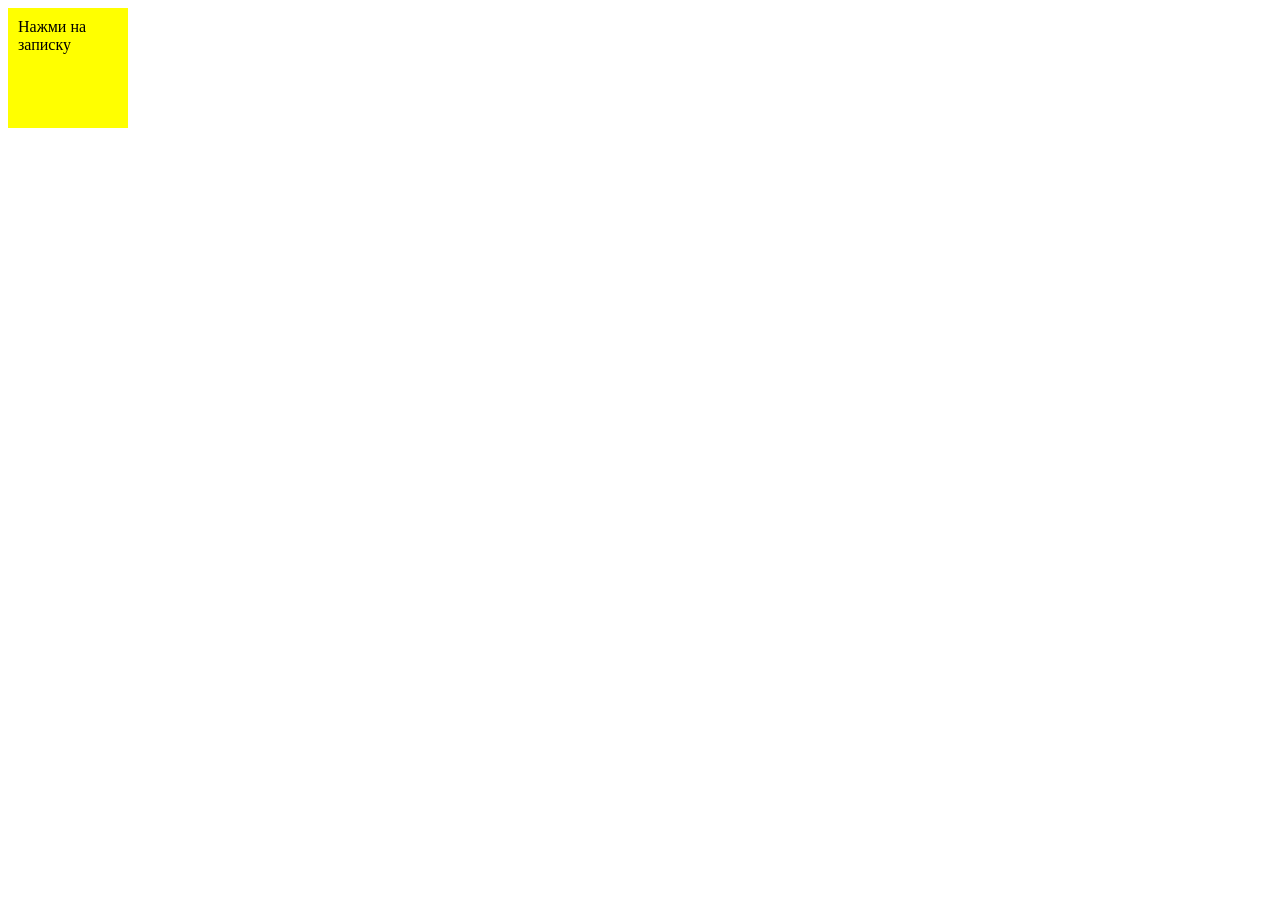
<file: zapiski.html>
<!DOCTYPE html>
<html>
<head>
    <title>Записка</title>
    <style>
        /* Маленькая записка на фоне */
        #small { width: 100px; height: 100px; background: yellow; cursor: pointer; padding: 10px; }
        
        /* Записка на весь экран (скрыта) */
        #full { 
            display: none; 
            position: fixed; 
            top: 0; left: 0; 
            width: 100%; height: 100%; 
            background: white; 
            text-align: center; 
            padding-top: 50px; 
        }
    </style>
</head>
<body>

    <div id="small" onclick="openNote()">Нажми на записку</div>

    <div id="full">
        <h1>Текст записки на весь экран</h1>
        <p>Тут любое твое содержание...</p>
        <button onclick="closeNote()">Выйти</button>
    </div>

    <script>
        function openNote() {
            document.getElementById('full').style.display = 'block';
        }
        function closeNote() {
            document.getElementById('full').style.display = 'none';
        }
    </script>

</body>
</html>
</file>
